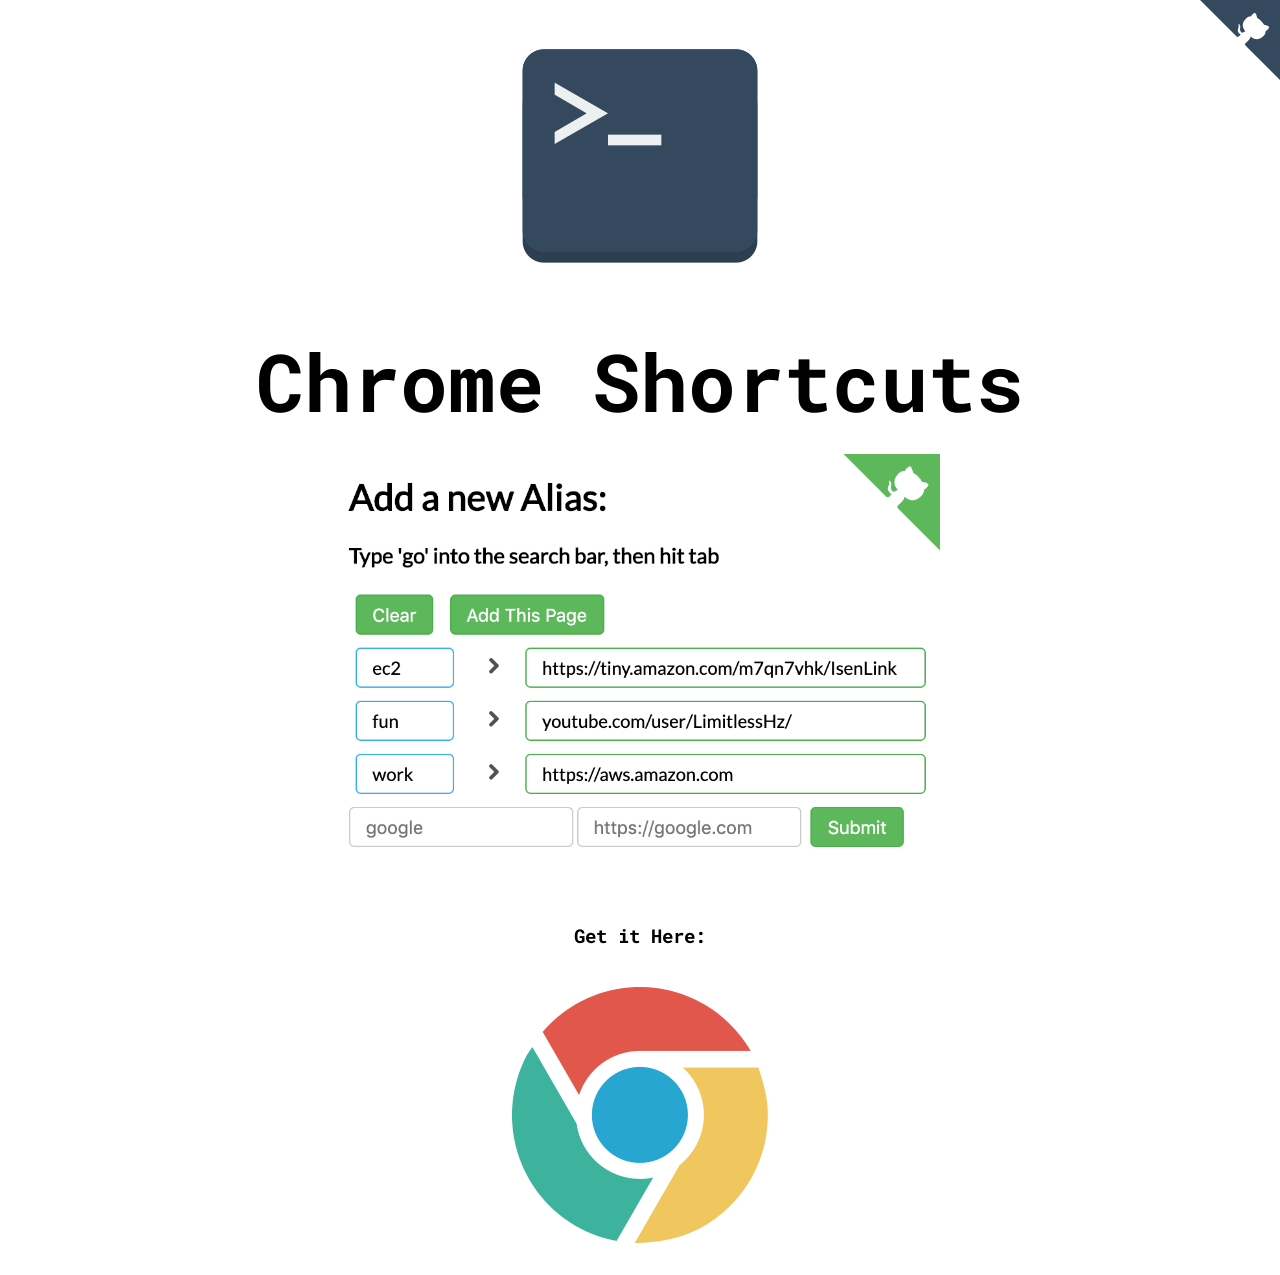
<file: index.html>
<!DOCTYPE html>
<html>
    <head>
	<title>Chrome Shortcuts</title>
        <link href="https://fonts.googleapis.com/css2?family=Roboto+Mono:wght@500&display=swap" rel="stylesheet">
    </head>
    <body>
        <style>
            body {
                text-align: center;
                font-family: 'Roboto Mono', monospace;
            }
            h1 {
                margin: 20px 0 0;
                font-size: 80px;
            }
            img {
                margin: 20px;
            }
        </style>
        <a href="https://github.com/sean-smith/chrome_shortcuts" id="github" class="github-corner" aria-label="View source on Github"><svg width="80" height="80" viewBox="0 0 250 250" style="fill:#34495E; color:#fff; position: absolute; top: 0; border: 0; right: 0;" aria-hidden="true"><path d="M0,0 L115,115 L130,115 L142,142 L250,250 L250,0 Z"></path><path d="M128.3,109.0 C113.8,99.7 119.0,89.6 119.0,89.6 C122.0,82.7 120.5,78.6 120.5,78.6 C119.2,72.0 123.4,76.3 123.4,76.3 C127.3,80.9 125.5,87.3 125.5,87.3 C122.9,97.6 130.6,101.9 134.4,103.2" fill="currentColor" style="transform-origin: 130px 106px;" class="octo-arm"></path><path d="M115.0,115.0 C114.9,115.1 118.7,116.5 119.8,115.4 L133.7,101.6 C136.9,99.2 139.9,98.4 142.2,98.6 C133.8,88.0 127.5,74.4 143.8,58.0 C148.5,53.4 154.0,51.2 159.7,51.0 C160.3,49.4 163.2,43.6 171.4,40.1 C171.4,40.1 176.1,42.5 178.8,56.2 C183.1,58.6 187.2,61.8 190.9,65.4 C194.5,69.0 197.7,73.2 200.1,77.6 C213.8,80.2 216.3,84.9 216.3,84.9 C212.7,93.1 206.9,96.0 205.4,96.6 C205.1,102.4 203.0,107.8 198.3,112.5 C181.9,128.9 168.3,122.5 157.7,114.1 C157.9,116.9 156.7,120.9 152.7,124.9 L141.0,136.5 C139.8,137.7 141.6,141.9 141.8,141.8 Z" fill="currentColor" class="octo-body"></path></svg></a><style>.github-corner:hover .octo-arm{animation:octocat-wave 560ms ease-in-out}@keyframes octocat-wave{0%,100%{transform:rotate(0)}20%,60%{transform:rotate(-25deg)}40%,80%{transform:rotate(10deg)}}@media (max-width:500px){.github-corner:hover .octo-arm{animation:none}.github-corner .octo-arm{animation:octocat-wave 560ms ease-in-out}}</style>
        <img src="images/terminal_256.png">
        <h1>Chrome Shortcuts</h1>
        <img src="images/screenshot.png" width="600px">
        <h3>Get it Here:</h3>
        <a href="https://chrome.google.com/webstore/detail/custom-chrome-shortcut-ma/ijihchgjhagfhdkhagnmlebpepjlecml?hl=en"><img src="images/chrome_256.png"></a>
    </body>
</html>
</file>
